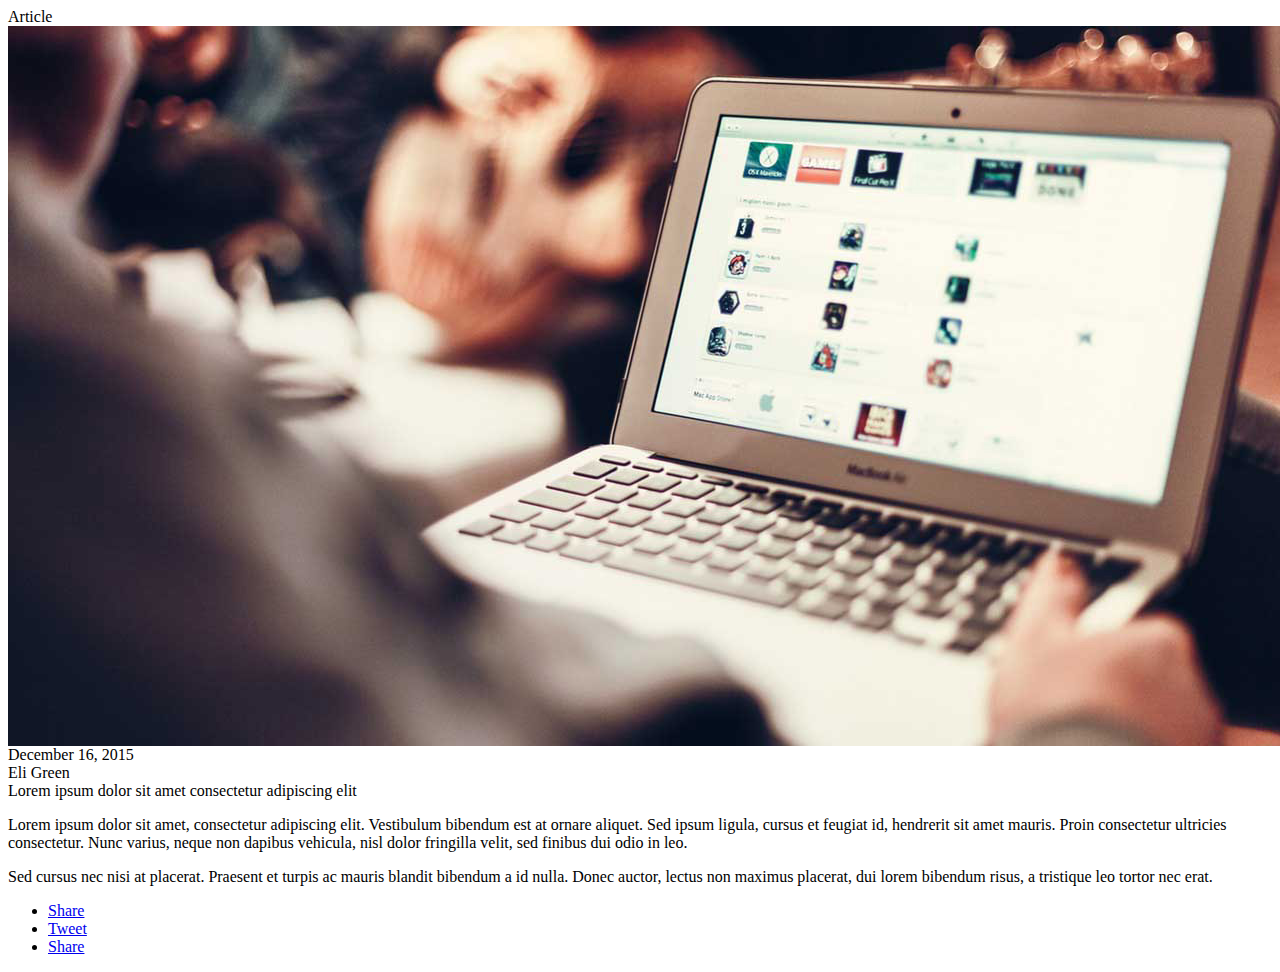
<file: article.html>
<body>
    <div class="views">
        <div class="view view-main">
            <!-- Navbar-->
            <div class="navbar">
                <div class="navbar-inner">
                    <div class="left">
                        <a href="#" class="link back"><span class="lnr lnr-arrow-left"></span></a>
                    </div>
                    <div class="center sliding">Article</div> <!-- Navbar Title-->
                </div>
            </div>
            <!-- End Navbar-->

            <div class="pages">
                <div data-page="article" class="page">
                    <div class="page-content hide-bars-on-scroll">

                        <img class="responsive" src="img/article.jpg" /> <!-- Article Image -->

                        <!-- Article category and time -->
                        <div class="content-block">
                            <div class="item-after home">December 16, 2015</div> <!-- Article Date -->
                            <div class="item-after-author">Eli Green</div> <!-- Article Author -->
                        </div>

                        <!-- Article title -->
                        <div class="content-block">
                            <div class="article-title">Lorem ipsum dolor sit amet consectetur adipiscing elit</div>
                        </div>

                        <!-- Article Paragraph -->
                        <div class="content-block">
                            <p class="article-text">Lorem ipsum dolor sit amet, consectetur adipiscing elit. Vestibulum bibendum est at ornare aliquet. Sed ipsum ligula, cursus et feugiat id, hendrerit sit amet mauris. Proin consectetur ultricies consectetur. Nunc varius, neque non dapibus vehicula, nisl dolor fringilla velit, sed finibus dui odio in leo.</p>
                        </div>

                        <div class="content-block">
                            <p class="article-text">Sed cursus nec nisi at placerat. Praesent et turpis ac mauris blandit bibendum a id nulla. Donec auctor, lectus non maximus placerat, dui lorem bibendum risus, a tristique leo tortor nec erat.</p>
                        </div>

                        <!-- Share buttons -->
                        <div class="content-block">
                            <ul class="share">
                                <li class="share">
                                    <a class="share-facebook popout" href="#">
                                        <i class="share fa fa-facebook"></i><span>Share</span>
                                    </a>
                                </li>
                                <li class="share">
                                    <a class="share-twitter popout" href="#">
                                        <i class="share fa fa-twitter"></i><span>Tweet</span>
                                    </a>
                                </li>
                                <li class="share">
                                    <a class="share-google popout" href="#">
                                        <i class="share fa fa-google-plus"></i><span>Share</span>
                                    </a>
                                </li>
                            </ul>
                        </div>

                    </div>
                </div>
            </div>
        </div>
    </div>
</body>
</file>
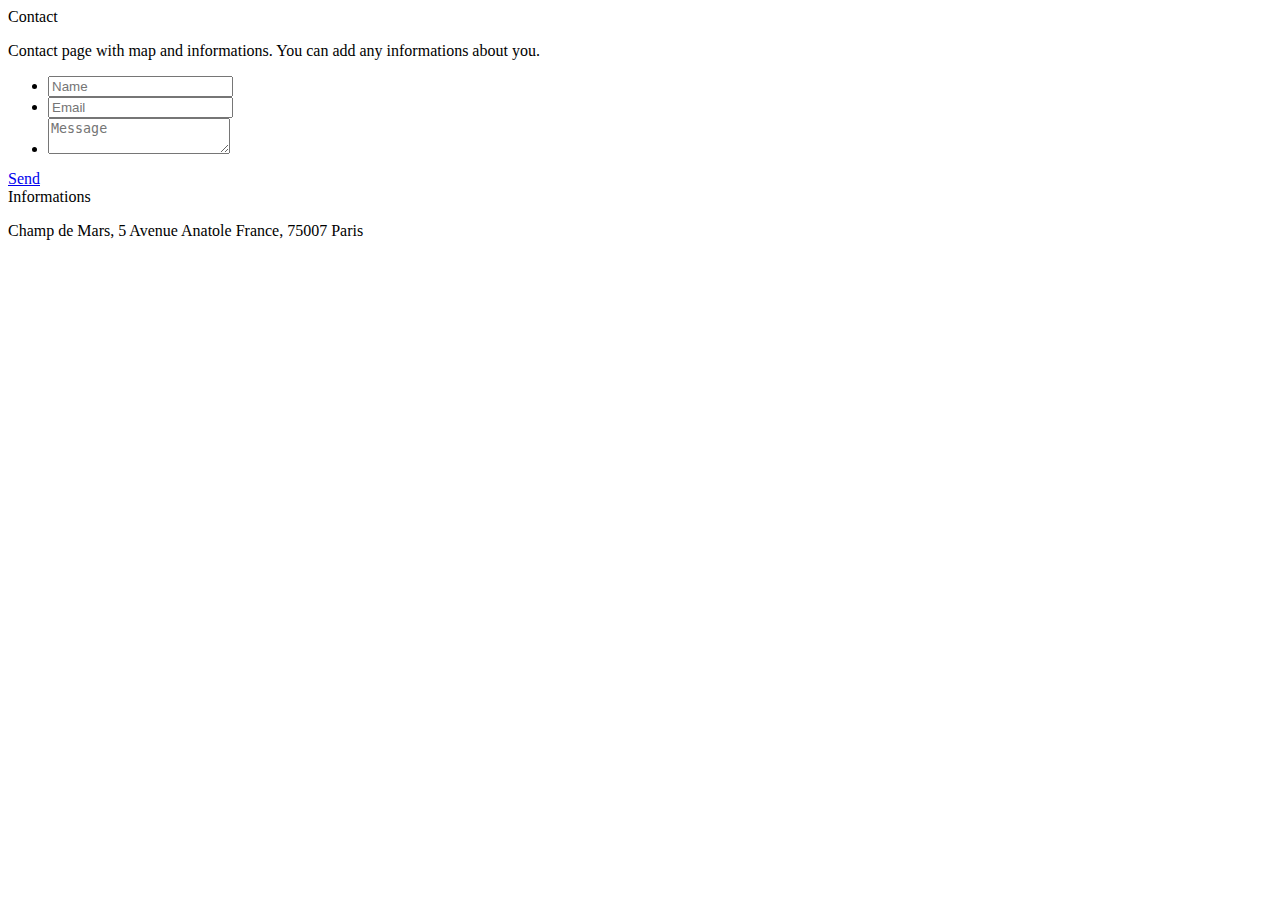
<file: contact.html>
<body>
    <div class="views">
        <div class="view view-main">
            <!-- Navbar-->
            <div class="navbar">
                <div class="navbar-inner">
                    <div class="left">
                        <a href="#" data-panel="left" class="link open-panel" id="toggle"> <span class="lnr lnr-menu"></span></a>
                    </div>
                    <div class="center sliding">Contact</div> <!-- Navbar Title-->
                </div>
            </div>
            <!-- Navbar End-->

            <div class="pages">
                <div data-page="contact" class="page">
                    <div class="page-content">

                        <div class="content-block">
                            <p>Contact page with map and informations. You can add any informations about you.</p>
                        </div>

                        <!-- Form -->
                        <div class="list-block">
                            <ul>
                                <li>
                                    <div class="item-content">
                                        <div class="item-inner">
                                            <div class="item-input">
                                                <input type="text" placeholder="Name"> <!-- Name-->
                                            </div>
                                        </div>
                                    </div>
                                </li>
                                <li>
                                    <div class="item-content">
                                        <div class="item-inner">
                                            <div class="item-input">
                                                <input type="email" placeholder="Email"> <!-- E-mail-->
                                            </div>
                                        </div>
                                    </div>
                                </li>
                                <li class="align-top">
                                    <div class="item-content">
                                        <div class="item-inner">
                                            <div class="item-input">
                                                <textarea placeholder="Message"></textarea> <!-- Message-->
                                            </div>
                                        </div>
                                    </div>
                                </li>
                            </ul>
                        </div>

                        <!-- Send -->
                        <div class="content-block">
                            <a href="index.html" class="button button-big button-fill">Send</a>
                        </div>

                        <!-- Informations -->
                        <div class="content-block-title">Informations</div>
                        <div class="content-block">
                            <p>Champ de Mars, 5 Avenue Anatole France, 75007 Paris</p>
                        </div>

                    </div>
                </div>
            </div>
        </div>
    </div>
</body>
</file>
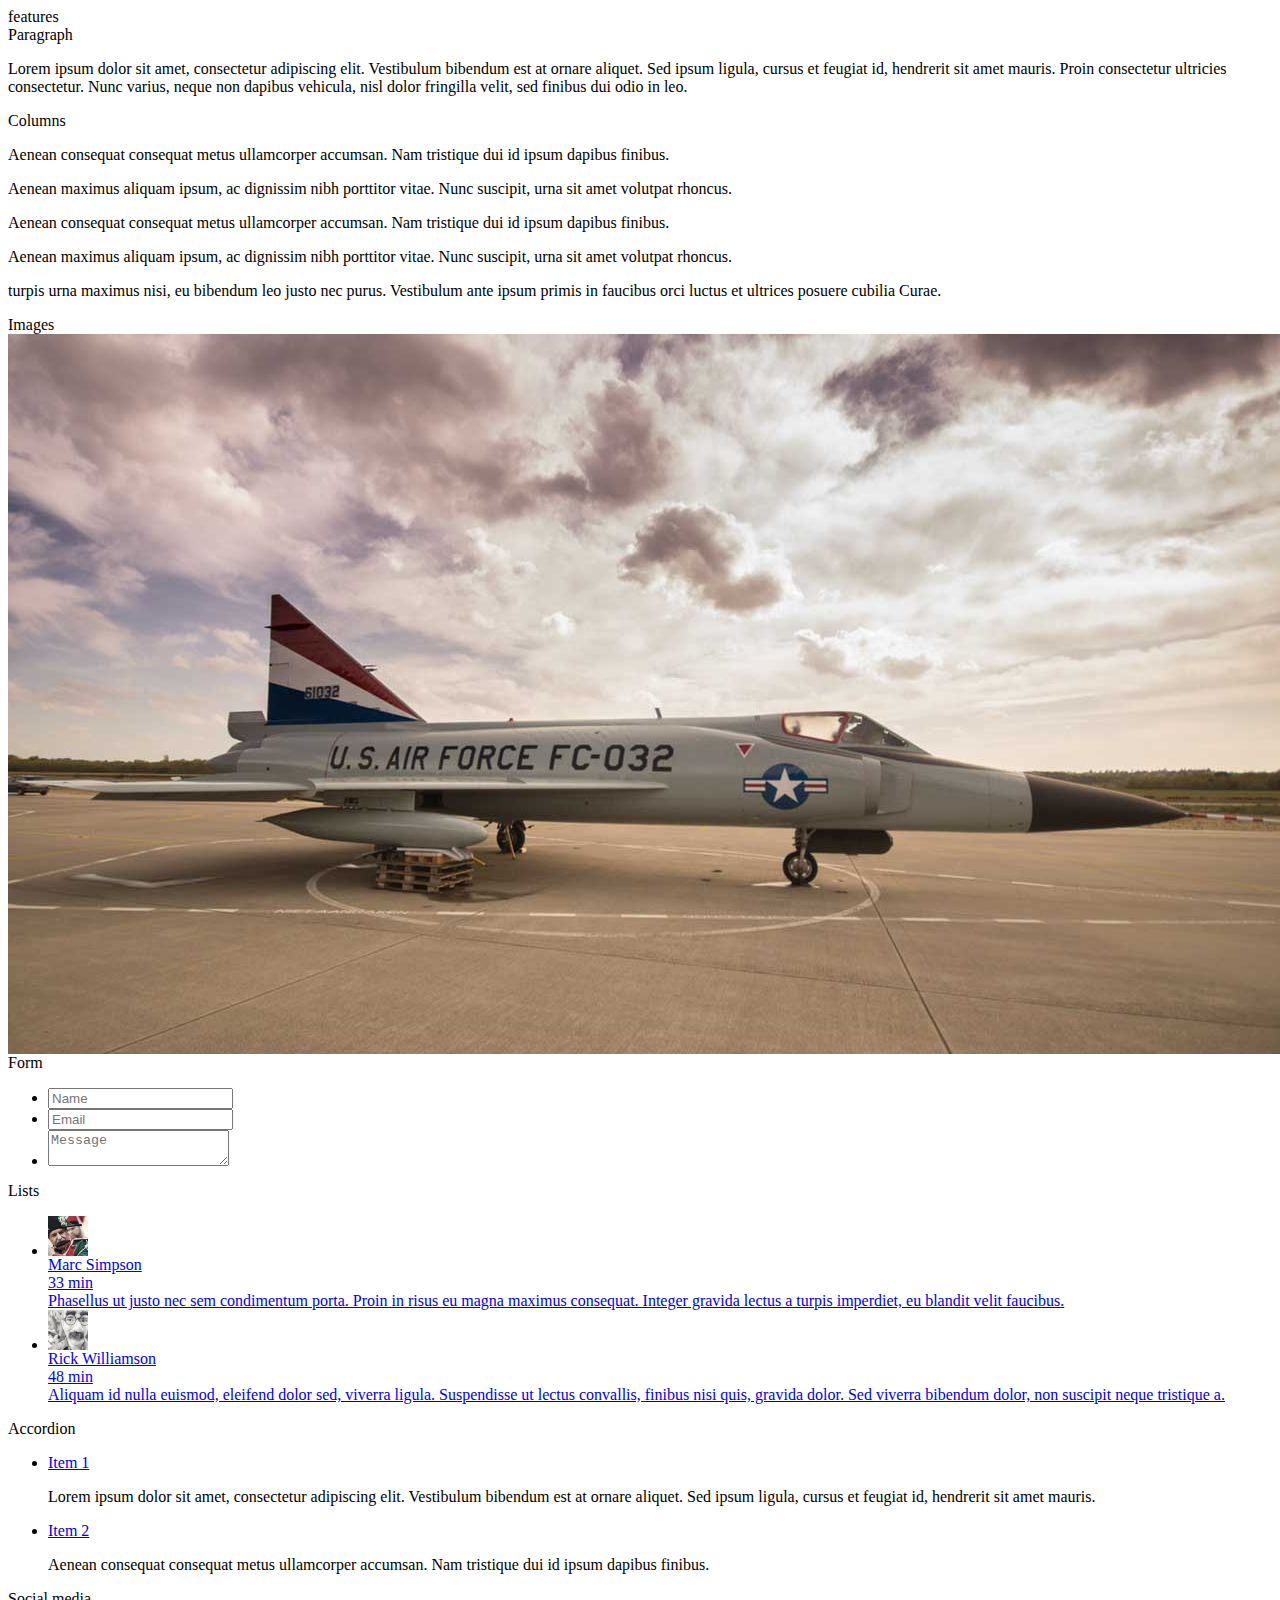
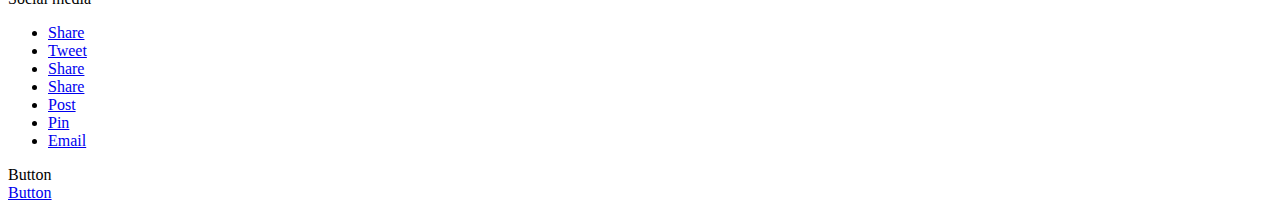
<file: features.html>
<body onload="initialize">
    <div class="views">
        <div class="view view-main">
            <!-- Navbar-->
            <div class="navbar">
                <div class="navbar-inner">
                    <div class="left">
                        <a href="#" data-panel="left" class="link open-panel" id="toggle"> <span class="lnr lnr-menu"></span></a>
                    </div>
                    <div class="center sliding">features</div> <!-- Navbar Title-->
                </div>
            </div>
            <!-- Navbar End-->

            <div class="pages">
                <div data-page="features" class="page">
                    <div class="page-content">

                        <!-- Paragraph -->
                        <div class="content-block-title">Paragraph</div>
                        <div class="content-block">
                            <p class="article-text">Lorem ipsum dolor sit amet, consectetur adipiscing elit. Vestibulum bibendum est at ornare aliquet. Sed ipsum ligula, cursus et feugiat id, hendrerit sit amet mauris. Proin consectetur ultricies consectetur. Nunc varius, neque non dapibus vehicula, nisl dolor fringilla velit, sed finibus dui odio in leo.</p>
                        </div>

                        <!-- Columns -->
                        <div class="content-block-title">Columns</div>
                        <div class="content-block">
                            <!-- 2 Columns-->
                            <div class="row">
                                <div class="col-50 features">
                                    <p class="article-text">Aenean consequat consequat metus ullamcorper accumsan. Nam tristique dui id ipsum dapibus finibus.</p>
                                </div>
                                <div class="col-50 features">
                                    <p class="article-text">Aenean maximus aliquam ipsum, ac dignissim nibh porttitor vitae. Nunc suscipit, urna sit amet volutpat rhoncus.</p>
                                </div>
                            </div>
                            <!-- 3 Columns-->
                            <div class="row">
                                <div class="col-33 features">
                                    <p class="article-text">Aenean consequat consequat metus ullamcorper accumsan. Nam tristique dui id ipsum dapibus finibus.</p>
                                </div>
                                <div class="col-33 features">
                                    <p class="article-text">Aenean maximus aliquam ipsum, ac dignissim nibh porttitor vitae. Nunc suscipit, urna sit amet volutpat rhoncus.</p>
                                </div>
                                <div class="col-33 features">
                                    <p class="article-text">turpis urna maximus nisi, eu bibendum leo justo nec purus. Vestibulum ante ipsum primis in faucibus orci luctus et ultrices posuere cubilia Curae.</p>
                                </div>
                            </div>
                        </div>

                        <!-- Images -->
                        <div class="content-block-title">Images</div>
                        <div class="content-block">
                            <img class="responsive" src="img/article2.jpg" />
                        </div>

                        <!-- Form -->
                        <div class="content-block-title">Form</div>
                        <div class="list-block">
                            <ul>
                                <li>
                                    <div class="item-content">
                                        <div class="item-inner">
                                            <div class="item-input">
                                                <input type="text" placeholder="Name"> <!-- Name-->
                                            </div>
                                        </div>
                                    </div>
                                </li>
                                <li>
                                    <div class="item-content">
                                        <div class="item-inner">
                                            <div class="item-input">
                                                <input type="email" placeholder="Email"> <!-- E-mail-->
                                            </div>
                                        </div>
                                    </div>
                                </li>
                                <li class="align-top">
                                    <div class="item-content">
                                        <div class="item-inner">
                                            <div class="item-input">
                                                <textarea placeholder="Message"></textarea> <!-- Message-->
                                            </div>
                                        </div>
                                    </div>
                                </li>
                            </ul>
                        </div>

                        <!-- Lists -->
                        <div class="content-block-title">Lists</div>
                        <div class="list-block media-list">
                            <ul>
                                <li>
                                    <a href="#" class="item-link item-content">
                                        <div class="item-media"><img class="avatar" src="img/avatar.jpg" width="40"></div> <!-- Avatar-->
                                        <div class="item-inner">
                                            <div class="item-title-row">
                                                <div class="item-title">Marc Simpson</div> <!-- Author-->
                                                <div class="item-after">33 min</div> <!-- Post Date-->
                                            </div>
                                            <div class="item-text">Phasellus ut justo nec sem condimentum porta. Proin in risus eu magna maximus consequat. Integer gravida lectus a turpis imperdiet, eu blandit velit faucibus.</div> <!-- Message-->
                                        </div>
                                    </a>
                                </li>
                                <li>
                                    <a href="#" class="item-link item-content">
                                        <div class="item-media"><img class="avatar" src="img/avatar2.jpg" width="40"></div>
                                        <div class="item-inner">
                                            <div class="item-title-row">
                                                <div class="item-title">Rick Williamson</div>
                                                <div class="item-after">48 min</div>
                                            </div>
                                            <div class="item-text">Aliquam id nulla euismod, eleifend dolor sed, viverra ligula. Suspendisse ut lectus convallis, finibus nisi quis, gravida dolor. Sed viverra bibendum dolor, non suscipit neque tristique a.</div>
                                        </div>
                                    </a>
                                </li>
                            </ul>
                        </div>

                        <!-- Accordion -->
                        <div class="content-block-title">Accordion</div>
                        <div class="list-block accordion-list">
                            <ul>
                                <li class="accordion-item">
                                    <a href="#" class="item-content item-link">
                                        <div class="item-inner">
                                            <div class="item-title">Item 1</div>
                                        </div>
                                    </a>
                                    <div class="accordion-item-content">
                                        <div class="content-block">
                                            <p>Lorem ipsum dolor sit amet, consectetur adipiscing elit. Vestibulum bibendum est at ornare aliquet. Sed ipsum ligula, cursus et feugiat id, hendrerit sit amet mauris.</p>
                                        </div>
                                    </div>
                                </li>
                                <li class="accordion-item">
                                    <a href="#" class="item-content item-link">
                                        <div class="item-inner">
                                            <div class="item-title">Item 2</div>
                                        </div>
                                    </a>
                                    <div class="accordion-item-content">
                                        <div class="content-block">
                                            <p>Aenean consequat consequat metus ullamcorper accumsan. Nam tristique dui id ipsum dapibus finibus.</p>
                                        </div>
                                    </div>
                                </li>
                            </ul>
                        </div>

                        <!-- Share -->
                        <div class="content-block-title">Social media <a href="#" data-popup=".popup-share" class="link open-popup"><span class="lnr lnr-exit-up"></span></a></div>
                        <div class="content-block">
                            <ul class="share">
                                <li class="share">
                                    <a class="share-facebook popout" href="#">
                                        <i class="share fa fa-facebook"></i><span>Share</span>
                                    </a>
                                </li>
                                <li class="share">
                                    <a class="share-twitter popout" href="#">
                                        <i class="share fa fa-twitter"></i><span>Tweet</span>
                                    </a>
                                </li>
                                <li class="share">
                                    <a class="share-google popout" href="#">
                                        <i class="share fa fa-google-plus"></i><span>Share</span>
                                    </a>
                                </li>
                                <li class="share">
                                    <a class="share-linkedin popout" href="#">
                                        <i class="fa fa-linkedin"></i><span>Share</span>
                                    </a>
                                </li>
                                <li class="share">
                                    <a class="share-tumblr popout" href="#">
                                        <i class="fa fa-tumblr"></i><span>Post</span>
                                    </a>
                                </li>
                                <li class="share">
                                    <a class="share-pinterest popout" href="#">
                                        <i class="fa fa-pinterest-p"></i><span>Pin</span>
                                    </a>
                                </li>
                                <li class="share">
                                    <a class="share-email" href="#">
                                        <i class="fa fa-envelope"></i><span>Email</span>
                                    </a>
                                </li>
                            </ul>
                        </div>

                        <!-- Button -->
                        <div class="content-block-title">Button</div>
                        <a href="#" class="button button-big button-fill">Button</a>

                    </div>
                </div>
            </div>
        </div>
    </div>
</body>
</file>
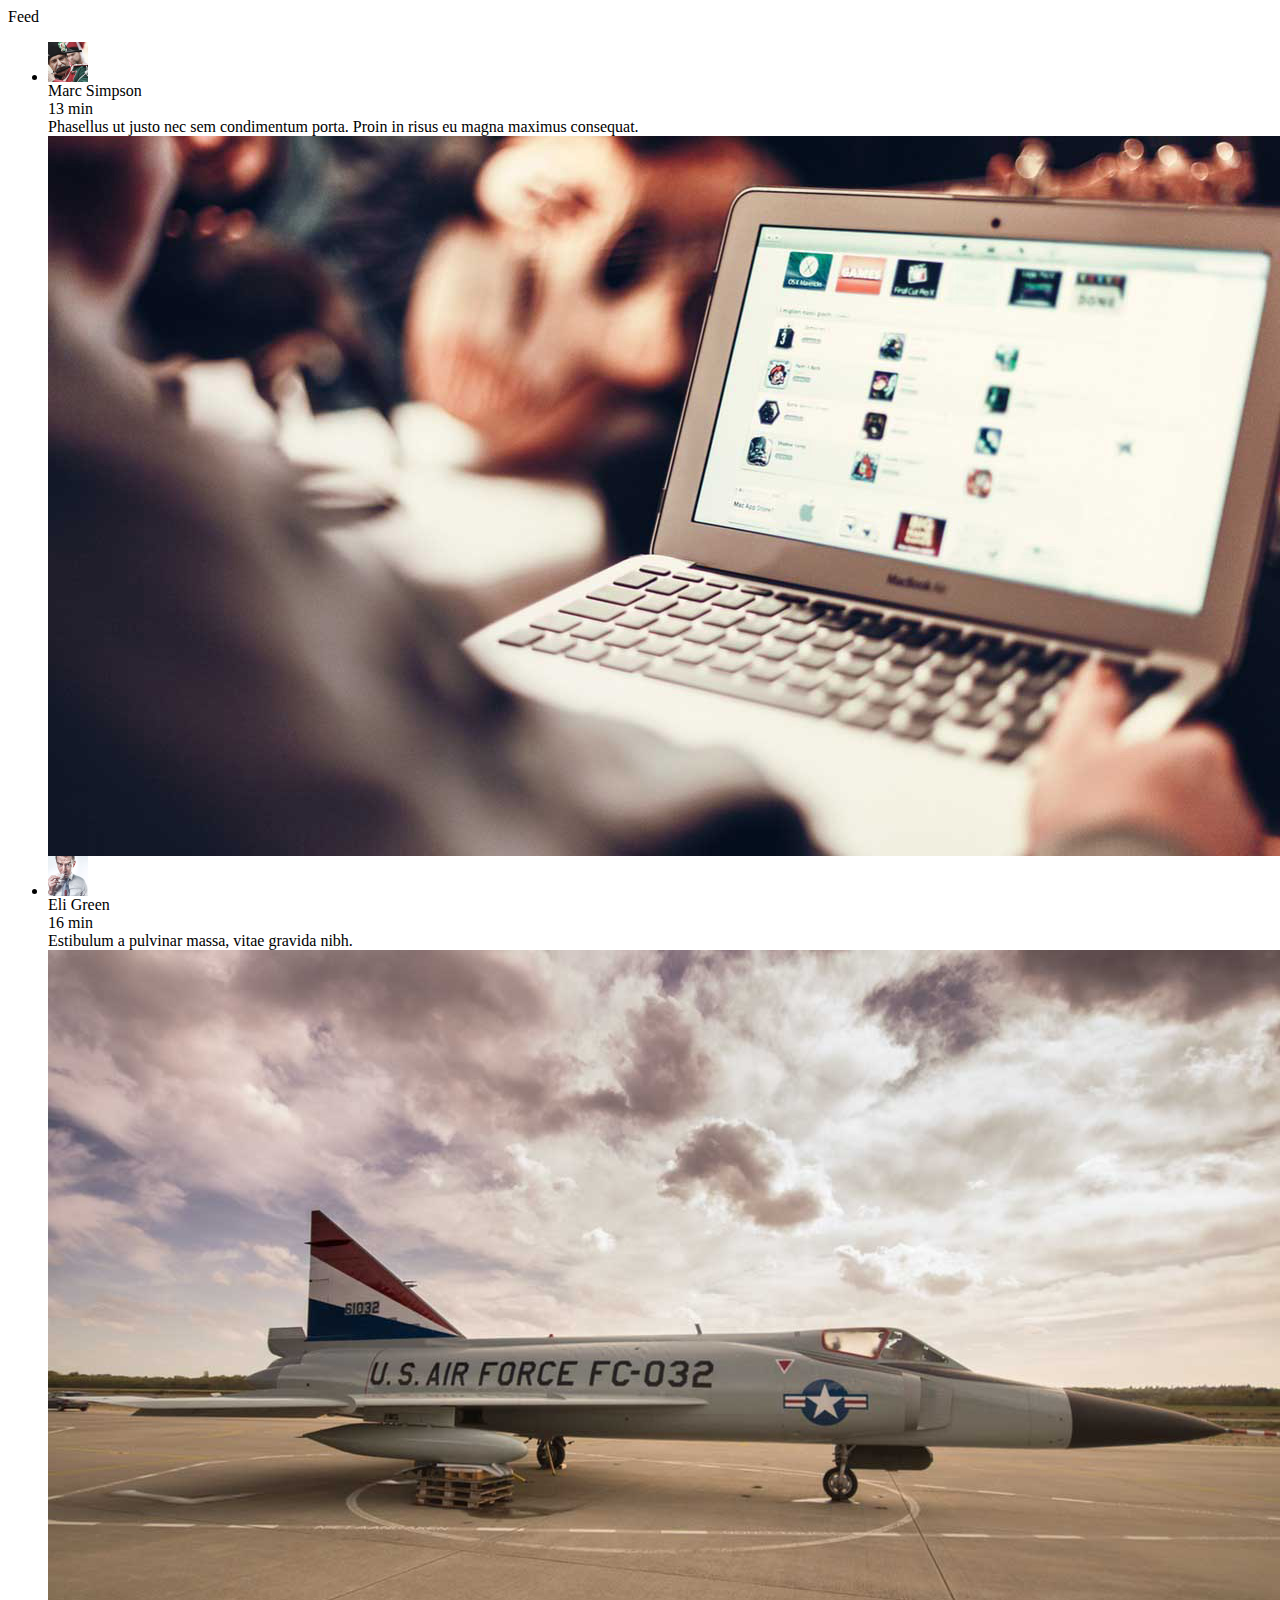
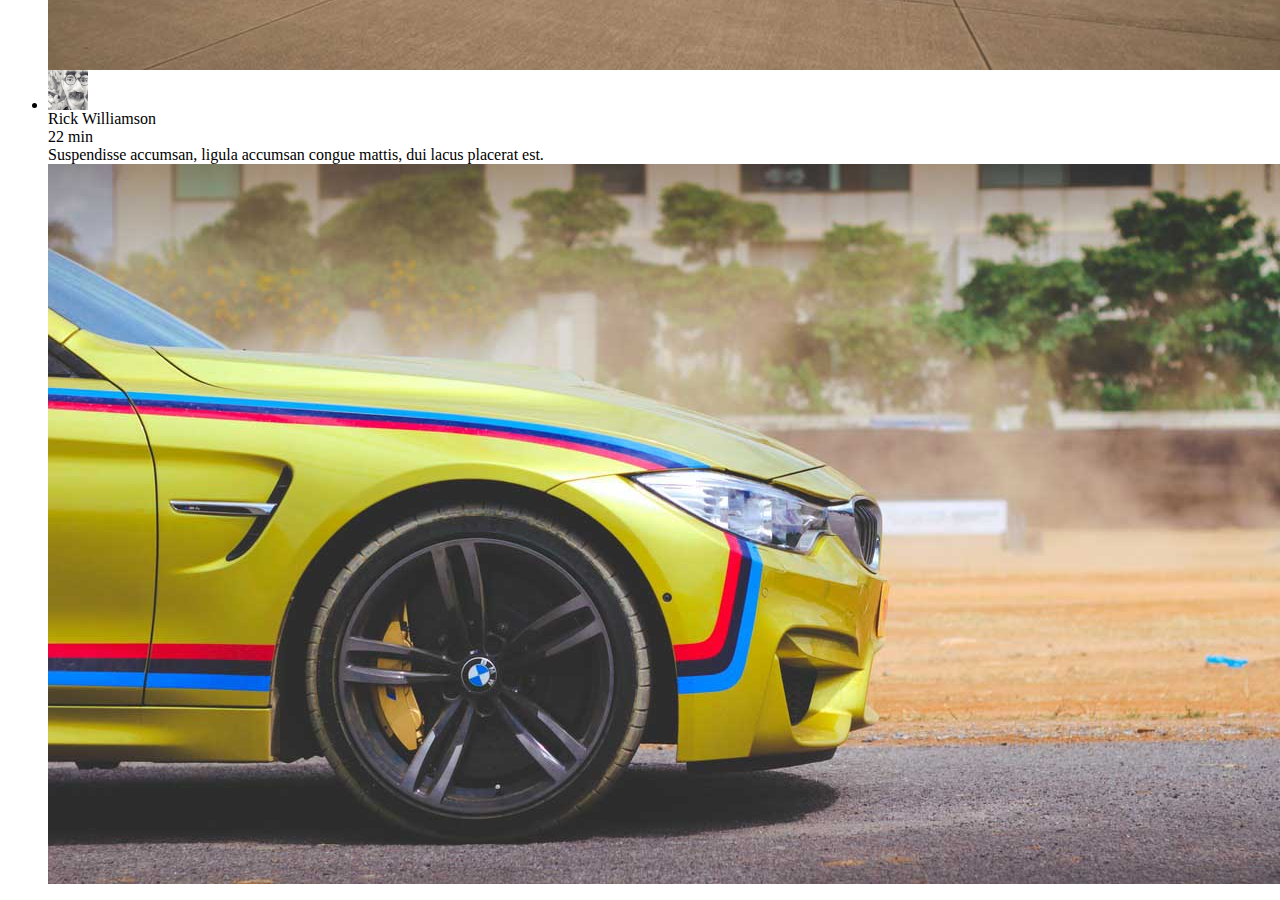
<file: feed.html>
<body>
    <div class="views">
        <div class="view view-main">
            <!-- Navbar-->
            <div class="navbar">
                <div class="navbar-inner">
                    <div class="left">
                        <a href="#" data-panel="left" class="link open-panel" id="toggle"> <span class="lnr lnr-menu"></span></a>
                    </div>
                    <div class="center sliding">Feed</div> <!-- Navbar Title-->
                </div>
            </div>
            <!-- Navbar End-->
            
            <div class="pages">
                <div data-page="feed" class="page">
                    <div class="page-content">

                        <div class="list-block media-list">
                            <ul>

                                <!-- Feed 1-->
                                <div class="feed">
                                    <li class="feed">
                                        <div class="item-link item-content">
                                            <div class="item-media"><img class="avatar" src="img/avatar.jpg" width="40"></div> <!-- Avatar -->
                                            <div class="item-inner feed">
                                                <div class="item-title-row">
                                                    <div class="item-title">Marc Simpson</div> <!-- Author-->
                                                    <div class="item-after">13 min</div> <!-- Date Post-->
                                                </div>
                                                <div class="item-text">Phasellus ut justo nec sem condimentum porta. Proin in risus eu magna maximus consequat.</div> <!-- Message-->
                                            </div>
                                        </div>
                                    </li>
                                    <img class="responsive" src="img/article.jpg" width="1280" height="720" /> <!-- Image-->
                                </div>

                                <!-- Feed 2-->
                                <div class="feed">
                                    <li class="feed">
                                        <div class="item-link item-content">
                                            <div class="item-media"><img class="avatar" src="img/avatar3.jpg" width="40"></div>
                                            <div class="item-inner feed">
                                                <div class="item-title-row">
                                                    <div class="item-title">Eli Green</div>
                                                    <div class="item-after">16 min</div>
                                                </div>
                                                <div class="item-text">Estibulum a pulvinar massa, vitae gravida nibh.</div>
                                            </div>
                                        </div>
                                    </li>
                                    <img class="responsive" src="img/article2.jpg" width="1280" height="720" />
                                </div>

                                <!-- Feed 3-->
                                <div class="feed">
                                    <li class="feed">
                                        <div class="item-link item-content">
                                            <div class="item-media"><img class="avatar" src="img/avatar2.jpg" width="40"></div>
                                            <div class="item-inner feed">
                                                <div class="item-title-row">
                                                    <div class="item-title">Rick Williamson</div>
                                                    <div class="item-after">22 min</div>
                                                </div>
                                                <div class="item-text">Suspendisse accumsan, ligula accumsan congue mattis, dui lacus placerat est.</div>
                                            </div>
                                        </div>
                                    </li>
                                    <img class="responsive" src="img/article3.jpg" width="1280" height="720" />
                                </div>

                            </ul>
                        </div>

                    </div>
                </div>
            </div>
        </div>
    </div>
</body>
</file>
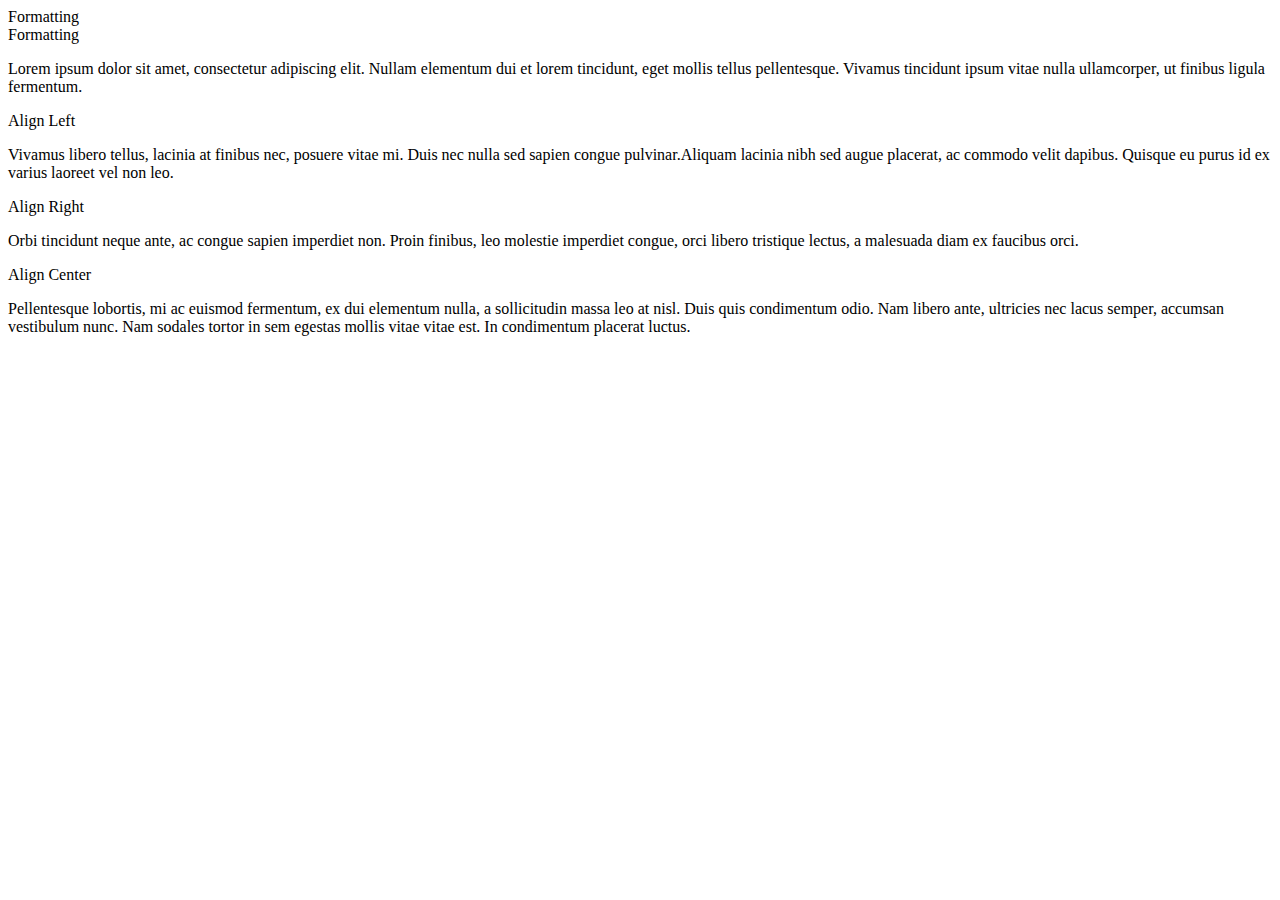
<file: formatting.html>
<body>
    <div class="views">
        <div class="view view-main">
            <div class="navbar">
                <div class="navbar-inner">
                    <div class="left">
                        <a href="#" data-panel="left" class="link open-panel" id="toggle"> <span class="lnr lnr-menu"></span></a>
                    </div>
                    <div class="center sliding">Formatting</div>
                </div>
            </div>

            <div class="pages">
                <div data-page="formatting" class="page">
                    <div class="page-content">

                        <!-- Formatting -->
                        <div class="content-block-title">Formatting</div>
                        <div class="content-block">
                            <p>Lorem ipsum dolor sit amet, consectetur adipiscing elit. Nullam elementum dui et lorem tincidunt, eget mollis tellus pellentesque. Vivamus tincidunt ipsum vitae nulla ullamcorper, ut finibus ligula fermentum.</p>
                        </div>

                        <!-- Align Left -->
                        <div class="content-block-title">Align Left</div>
                        <div class="content-block">
                            <p class="left">Vivamus libero tellus, lacinia at finibus nec, posuere vitae mi. Duis nec nulla sed sapien congue pulvinar.Aliquam lacinia nibh sed augue placerat, ac commodo velit dapibus. Quisque eu purus id ex varius laoreet vel non leo.</p>
                        </div>

                        <!-- Align right -->
                        <div class="content-block-title">Align Right</div>
                        <div class="content-block">
                            <p class="right">Orbi tincidunt neque ante, ac congue sapien imperdiet non. Proin finibus, leo molestie imperdiet congue, orci libero tristique lectus, a malesuada diam ex faucibus orci.</p>
                        </div>

                        <!-- Align Center -->
                        <div class="content-block-title">Align Center</div>
                        <div class="content-block">
                            <p class="center">Pellentesque lobortis, mi ac euismod fermentum, ex dui elementum nulla, a sollicitudin massa leo at nisl. Duis quis condimentum odio. Nam libero ante, ultricies nec lacus semper, accumsan vestibulum nunc. Nam sodales tortor in sem egestas mollis vitae vitae est. In condimentum placerat luctus.</p>
                        </div>

                    </div>
                </div>
            </div>
        </div>
    </div>
</body>
</file>
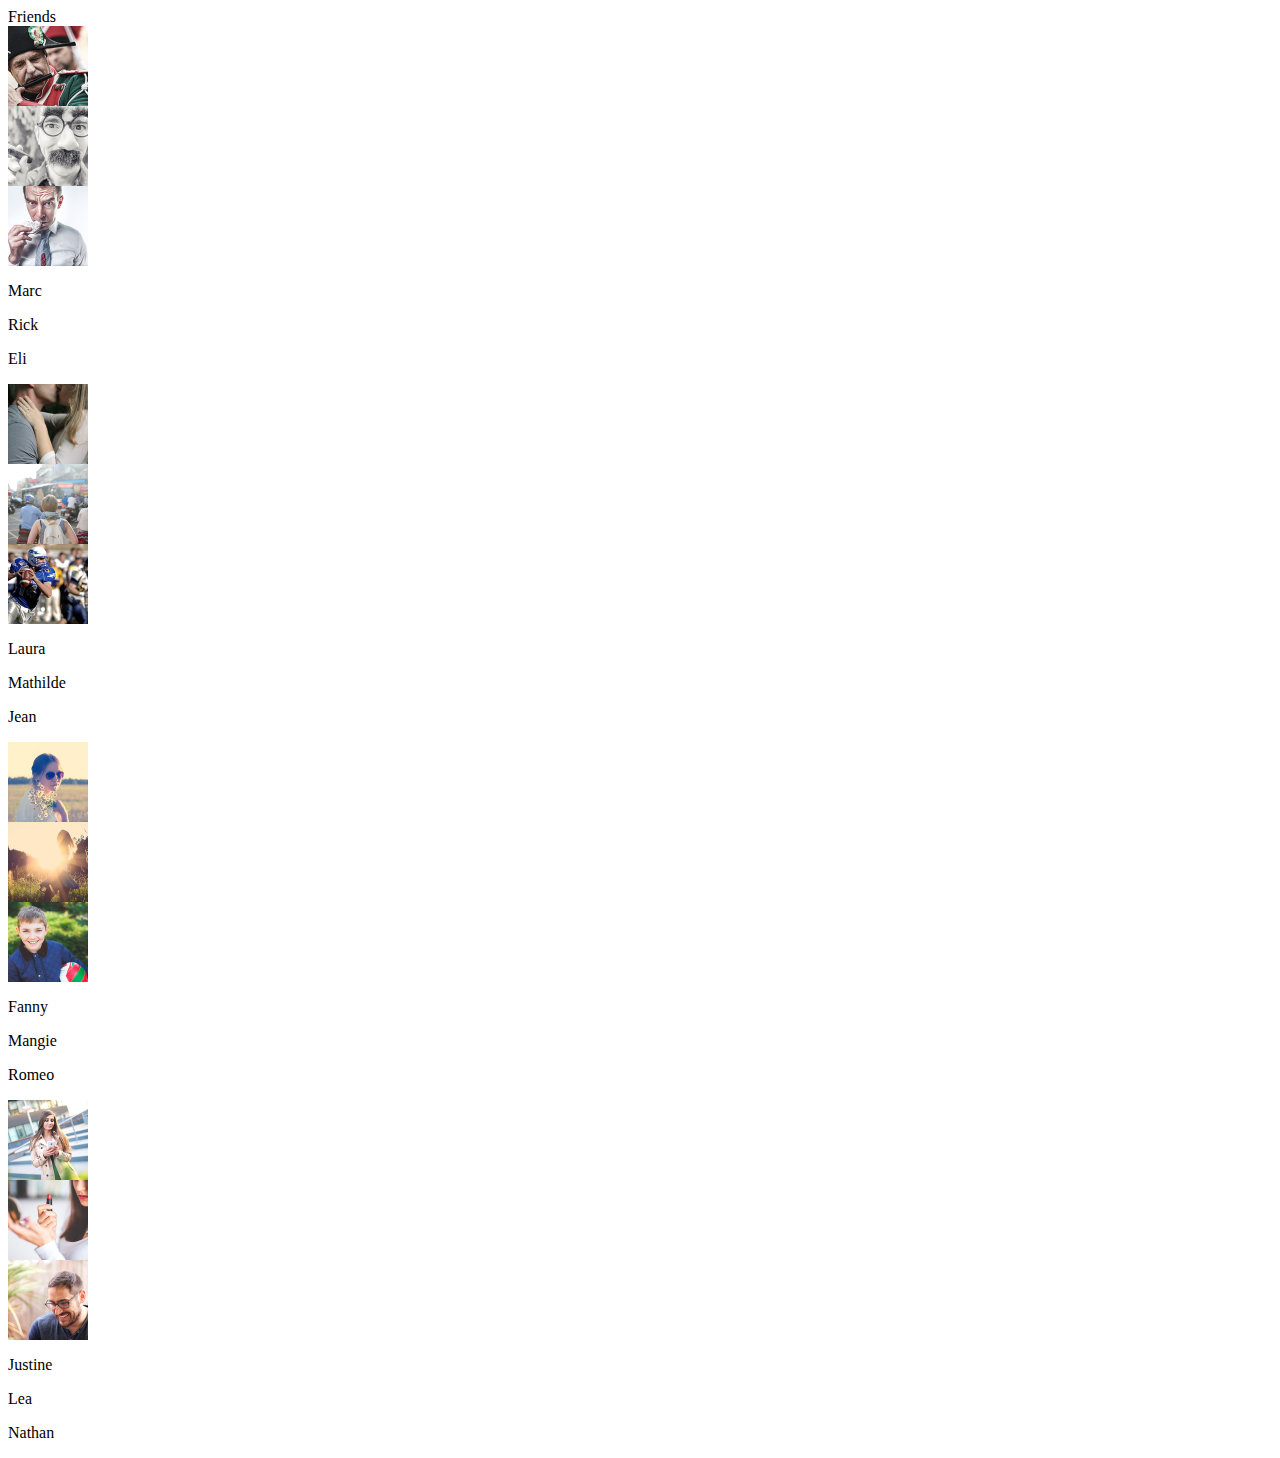
<file: friends.html>
<body>
    <div class="views">
        <div class="view view-main">
            <!-- Navbar-->
            <div class="navbar">
                <div class="navbar-inner">
                    <div class="left">
                        <a href="#" data-panel="left" class="link open-panel" id="toggle"> <span class="lnr lnr-menu"></span></a>
                    </div>
                    <div class="center sliding">Friends</div> <!-- Navbar Title-->
                </div>
            </div>
            <!-- Navbar End-->

            <div class="pages">
                <div data-page="friends" class="page">
                    <div class="page-content">

                        <div class="content-block">

                            <!-- Friends Avatar-->
                            <div class="row">
                                <div class="col-33">
                                    <img class="avatar" src="img/avatar.jpg" width="80"> <!-- Avatar-->
                                </div>
                                <div class="col-33">
                                    <img class="avatar" src="img/avatar2.jpg" width="80"> <!-- Avatar-->
                                </div>
                                <div class="col-33">
                                    <img class="avatar" src="img/avatar3.jpg" width="80"> <!-- Avatar-->
                                </div>
                            </div>
                            <!-- Friends Name-->
                            <div class="row name">
                                <div class="col-33">
                                    <p>Marc</p> <!-- Namer-->
                                </div>
                                <div class="col-33"> <!-- Name-->
                                    <p>Rick</p>
                                </div>
                                <div class="col-33"> <!-- Name-->
                                    <p>Eli</p>
                                </div>
                            </div>

                            <!-- Friends Avatar-->
                            <div class="row">
                                <div class="col-33">
                                    <img class="avatar" src="img/avatar4.jpg" width="80">
                                </div>
                                <div class="col-33">
                                    <img class="avatar" src="img/avatar5.jpg" width="80">
                                </div>
                                <div class="col-33">
                                    <img class="avatar" src="img/avatar6.jpg" width="80">
                                </div>
                            </div>
                            <!-- Friends Name-->
                            <div class="row name">
                                <div class="col-33">
                                    <p>Laura</p>
                                </div>
                                <div class="col-33">
                                    <p>Mathilde</p>
                                </div>
                                <div class="col-33">
                                    <p>Jean</p>
                                </div>
                            </div>

                            <!-- Friends Avatar-->
                            <div class="row">
                                <div class="col-33">
                                    <img class="avatar" src="img/avatar7.jpg" width="80">
                                </div>
                                <div class="col-33">
                                    <img class="avatar" src="img/avatar8.jpeg" width="80">
                                </div>
                                <div class="col-33">
                                    <img class="avatar" src="img/avatar9.jpg" width="80">
                                </div>
                            </div>
                            <!-- Friends Name-->
                            <div class="row name">
                                <div class="col-33">
                                    <p>Fanny</p>
                                </div>
                                <div class="col-33">
                                    <p>Mangie</p>
                                </div>
                                <div class="col-33">
                                    <p>Romeo</p>
                                </div>
                            </div>

                            <!-- Friends Avatar-->
                            <div class="row">
                                <div class="col-33">
                                    <img class="avatar" src="img/avatar10.jpg" width="80">
                                </div>
                                <div class="col-33">
                                    <img class="avatar" src="img/avatar11.jpg" width="80">
                                </div>
                                <div class="col-33">
                                    <img class="avatar" src="img/avatar12.jpg" width="80">
                                </div>
                            </div>
                            <!-- Friends Name-->
                            <div class="row name">
                                <div class="col-33">
                                    <p>Justine</p>
                                </div>
                                <div class="col-33">
                                    <p>Lea</p>
                                </div>
                                <div class="col-33">
                                    <p>Nathan</p>
                                </div>
                            </div>
                        </div>

                    </div>
                </div>
            </div>
        </div>
    </div>
</body>
</file>
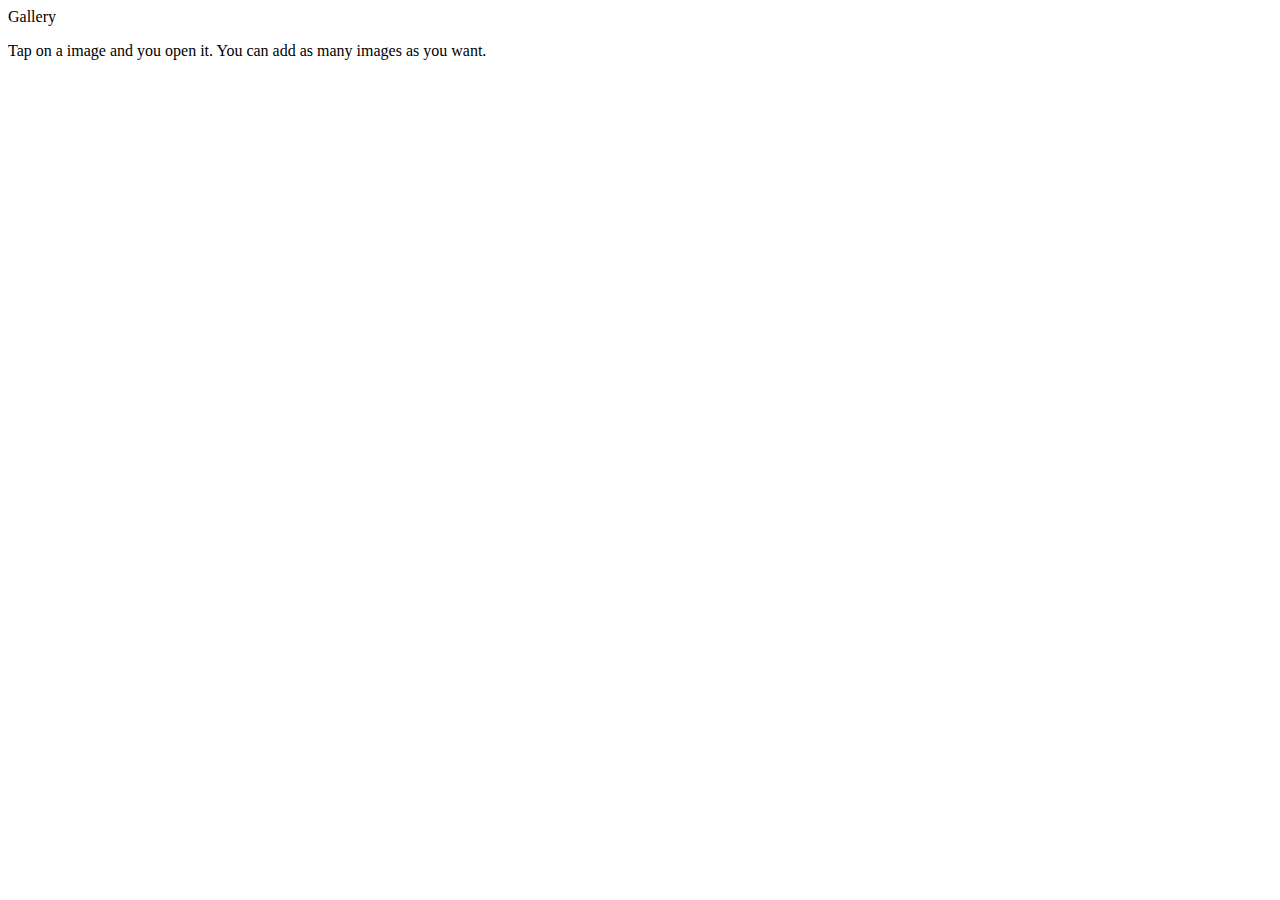
<file: gallery3.html>
<body>
    <div class="views">
        <div class="view view-main">
            <!-- Navbar-->
            <div class="navbar">
                <div class="navbar-inner">
                    <div class="left">
                        <a href="#" data-panel="left" class="link open-panel" id="toggle"> <span class="lnr lnr-menu"></span></a>
                    </div>
                    <div class="center sliding">Gallery</div> <!-- Navbar Title-->
                </div>
            </div>
            <!-- Navbar End-->

            <div class="pages">
                <div data-page="gallery" class="page">
                    <div class="page-content">

                        <!-- Gallery 1 column -->
                        <div class="content-block">
                            <p>Tap on a image and you open it. You can add as many images as you want.</p>
                        </div>

                        <div class="content-block">
                            <img class="pb-standalone-dark responsive lazy lazy-fadein" data-src="img/portfolio.jpg" /> <!-- Image-->
                            <img class="pb-standalone-dark responsive lazy lazy-fadein" data-src="img/portfolio2.jpg" /> <!-- Image-->
                            <img class="pb-standalone-dark responsive lazy lazy-fadein" data-src="img/portfolio3.jpg" /> <!-- Image-->
                            <img class="pb-standalone-dark responsive lazy lazy-fadein" data-src="img/portfolio4.jpg" /> <!-- Image-->
                            <img class="pb-standalone-dark responsive lazy lazy-fadein" data-src="img/portfolio5.jpg" /> <!-- Image-->
                            <img class="pb-standalone-dark responsive lazy lazy-fadein" data-src="img/portfolio6.jpg" /> <!-- Image-->
                        </div>

                    </div>
                </div>
            </div>
        </div>
    </div>
</body>
</file>
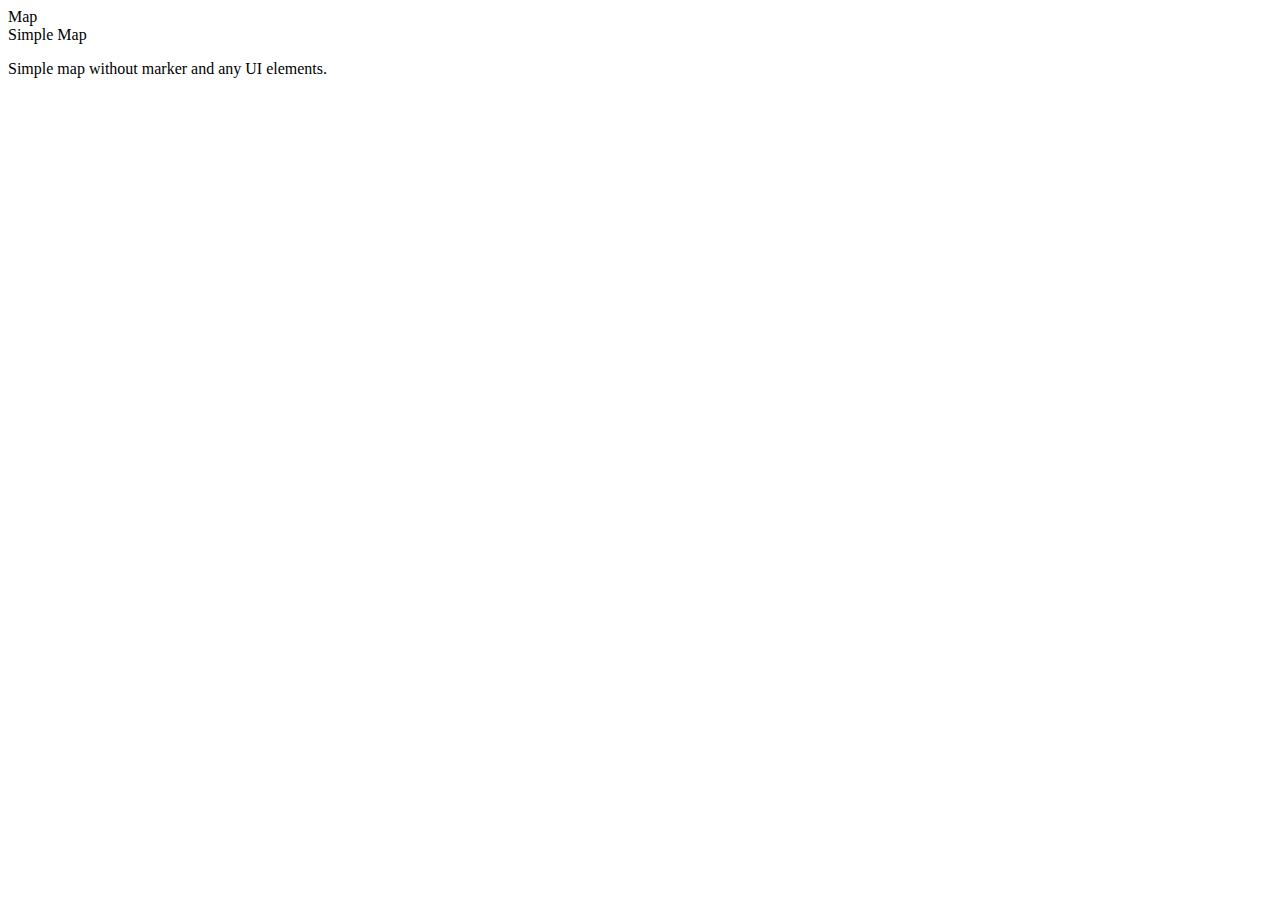
<file: map.html>
<body>
    <div class="views">
        <div class="view view-main">
            <!-- Navbar-->
            <div class="navbar">
                <div class="navbar-inner">
                    <div class="left">
                        <a href="#" data-panel="left" class="link open-panel" id="toggle"> <span class="lnr lnr-menu"></span></a>
                    </div>
                    <div class="center sliding">Map</div> <!-- Navbar Title-->
                </div>
            </div>
            <!-- Navbar End-->

            <div class="pages">
                <div data-page="map" class="page">
                    <div class="page-content">

                        <!-- Simple Map -->
                        <div class="content-block-title">Simple Map</div>
                        <div class="content-block">
                            <p>Simple map without marker and any UI elements.</p>
                        </div>
                        <div id="map-canvas"></div>

                        <div class="content-block-title"></div>

                    </div>
                </div>
            </div>
        </div>
    </div>
</body>
</file>
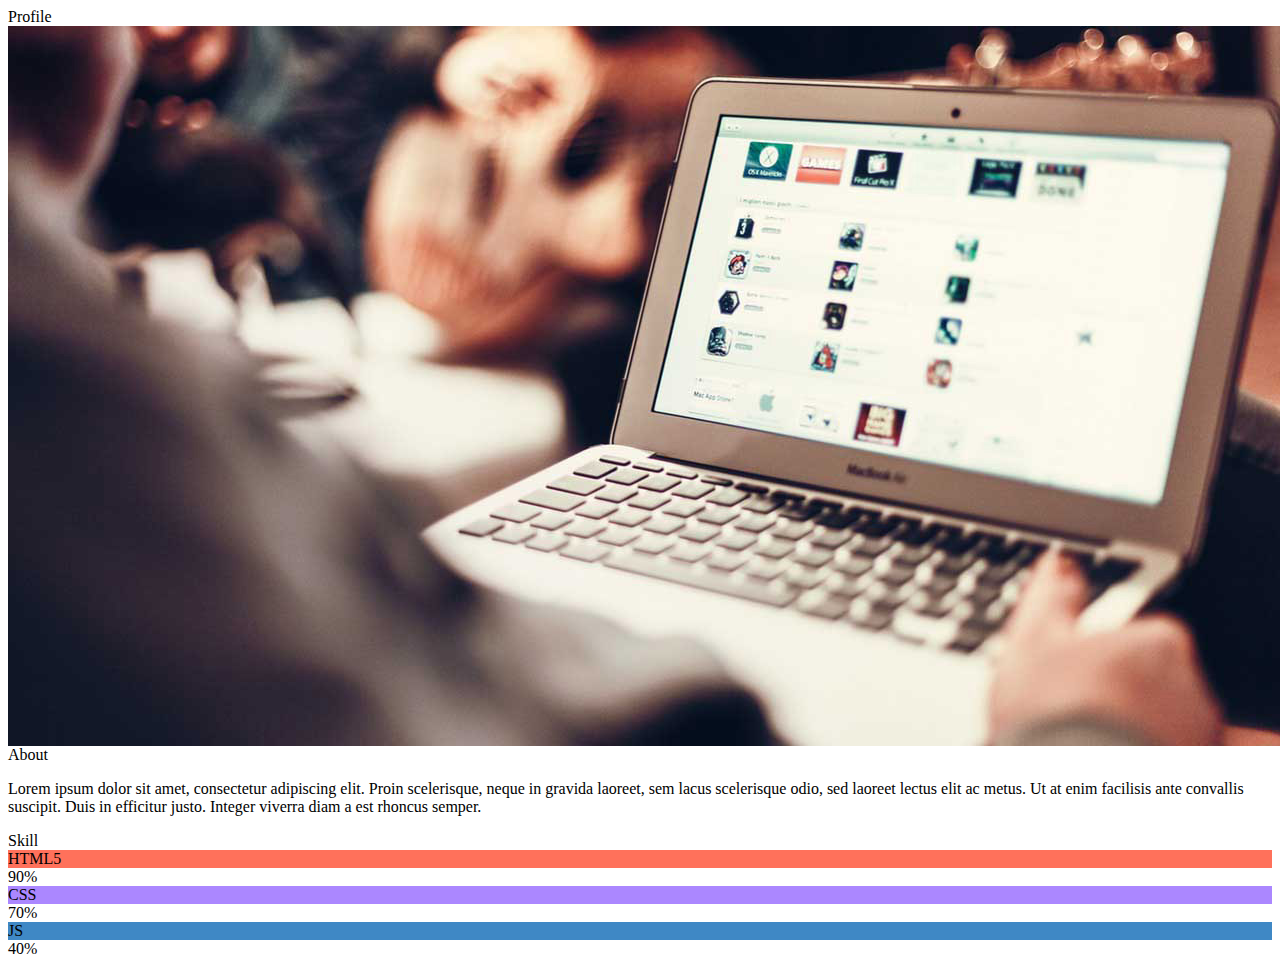
<file: profile.html>
<body>
    <div class="views">
        <div class="view view-main">
            <!-- Navbar-->
            <div class="navbar">
                <div class="navbar-inner">
                    <div class="left">
                        <a href="#" data-panel="left" class="link open-panel" id="toggle"> <span class="lnr lnr-menu"></span></a>
                    </div>
                    <div class="center sliding">Profile</div> <!-- Navbar Title-->
                </div>
            </div>
            <!-- Navbar End-->

            <div class="pages">
                <div data-page="profile" class="page">
                    <div class="page-content">

                        <img class="responsive" src="img/article.jpg" width="1280" height="720" /> <!-- Imager Cover-->

                        <!-- About -->
                        <div class="content-block-title">About</div>
                        <div class="content-block">
                            <p>Lorem ipsum dolor sit amet, consectetur adipiscing elit. Proin scelerisque, neque in gravida laoreet, sem lacus scelerisque odio, sed laoreet lectus elit ac metus. Ut at enim facilisis ante convallis suscipit. Duis in efficitur justo. Integer viverra diam a est rhoncus semper.</p>
                        </div>

                        <!-- Skill -->
                        <div class="content-block-title">Skill</div>
                        <div class="content-block">

                            <!-- HTML 5 -->
                            <div class="skillbar clearfix " data-percent="90%">
                                <div class="skillbar-title" style="background: #FF715B;"><span>HTML5</span></div>
                                <div class="skillbar-bar" style="background: #FF715B;"></div>
                                <div class="skill-bar-percent">90%</div>
                            </div>

                            <!-- CSS -->
                            <div class="skillbar clearfix " data-percent="70%">
                                <div class="skillbar-title" style="background: #AB87FF;"><span>CSS</span></div>
                                <div class="skillbar-bar" style="background: #AB87FF;"></div>
                                <div class="skill-bar-percent">70%</div>
                            </div>

                            <!-- JS -->
                            <div class="skillbar clearfix " data-percent="40%">
                                <div class="skillbar-title" style="background: #3F88C5;"><span>JS</span></div>
                                <div class="skillbar-bar" style="background: #3F88C5;"></div>
                                <div class="skill-bar-percent">40%</div>
                            </div>

                        </div>

                    </div>
                </div>
            </div>
        </div>
    </div>
</body>
</file>
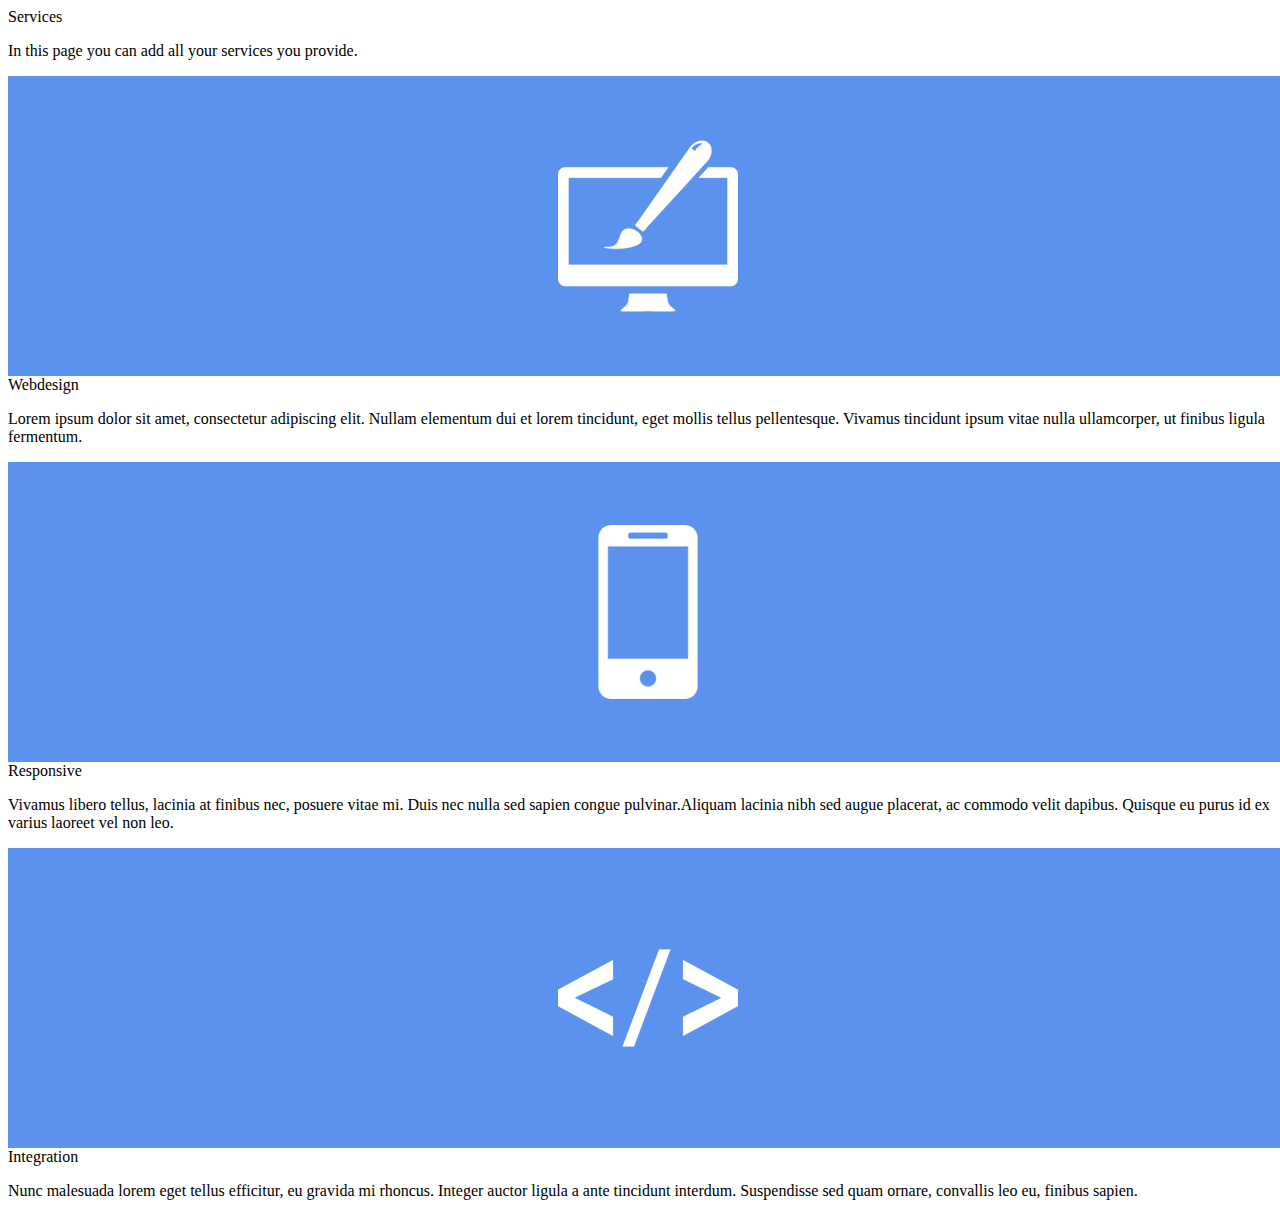
<file: services.html>
<body>
    <div class="views">
        <div class="view view-main">
            <!-- Navbar-->
            <div class="navbar">
                <div class="navbar-inner">
                    <div class="left">
                        <a href="#" data-panel="left" class="link open-panel" id="toggle"> <span class="lnr lnr-menu"></span></a>
                    </div>
                    <div class="center sliding">Services</div> <!-- Navbar Title-->
                </div>
            </div>
            <!-- Navbar End-->

            <div class="pages">
                <div data-page="services" class="page">
                    <div class="page-content">

                        <div class="content-block">
                            <p>In this page you can add all your services you provide.</p>
                        </div>

                        <!-- Webdesign -->
                        <img class="responsive" src="img/webdesign.jpg" />
                        <div class="content-block-title">Webdesign</div> <!-- Service name-->
                        <div class="content-block">
                            <p>Lorem ipsum dolor sit amet, consectetur adipiscing elit. Nullam elementum dui et lorem tincidunt, eget mollis tellus pellentesque. Vivamus tincidunt ipsum vitae nulla ullamcorper, ut finibus ligula fermentum.</p> <!-- Service Description-->
                        </div>

                        <!-- Responsive -->
                        <img class="responsive" src="img/responsive.jpg" />
                        <div class="content-block-title">Responsive</div>
                        <div class="content-block">
                            <p>Vivamus libero tellus, lacinia at finibus nec, posuere vitae mi. Duis nec nulla sed sapien congue pulvinar.Aliquam lacinia nibh sed augue placerat, ac commodo velit dapibus. Quisque eu purus id ex varius laoreet vel non leo.</p>
                        </div>

                        <!-- Integration -->
                        <img class="responsive" src="img/integration.jpg" />
                        <div class="content-block-title">Integration</div>
                        <div class="content-block">
                            <p>Nunc malesuada lorem eget tellus efficitur, eu gravida mi rhoncus. Integer auctor ligula a ante tincidunt interdum. Suspendisse sed quam ornare, convallis leo eu, finibus sapien.</p>
                        </div>

                    </div>
                </div>
            </div>
        </div>
    </div>
</body>
</file>
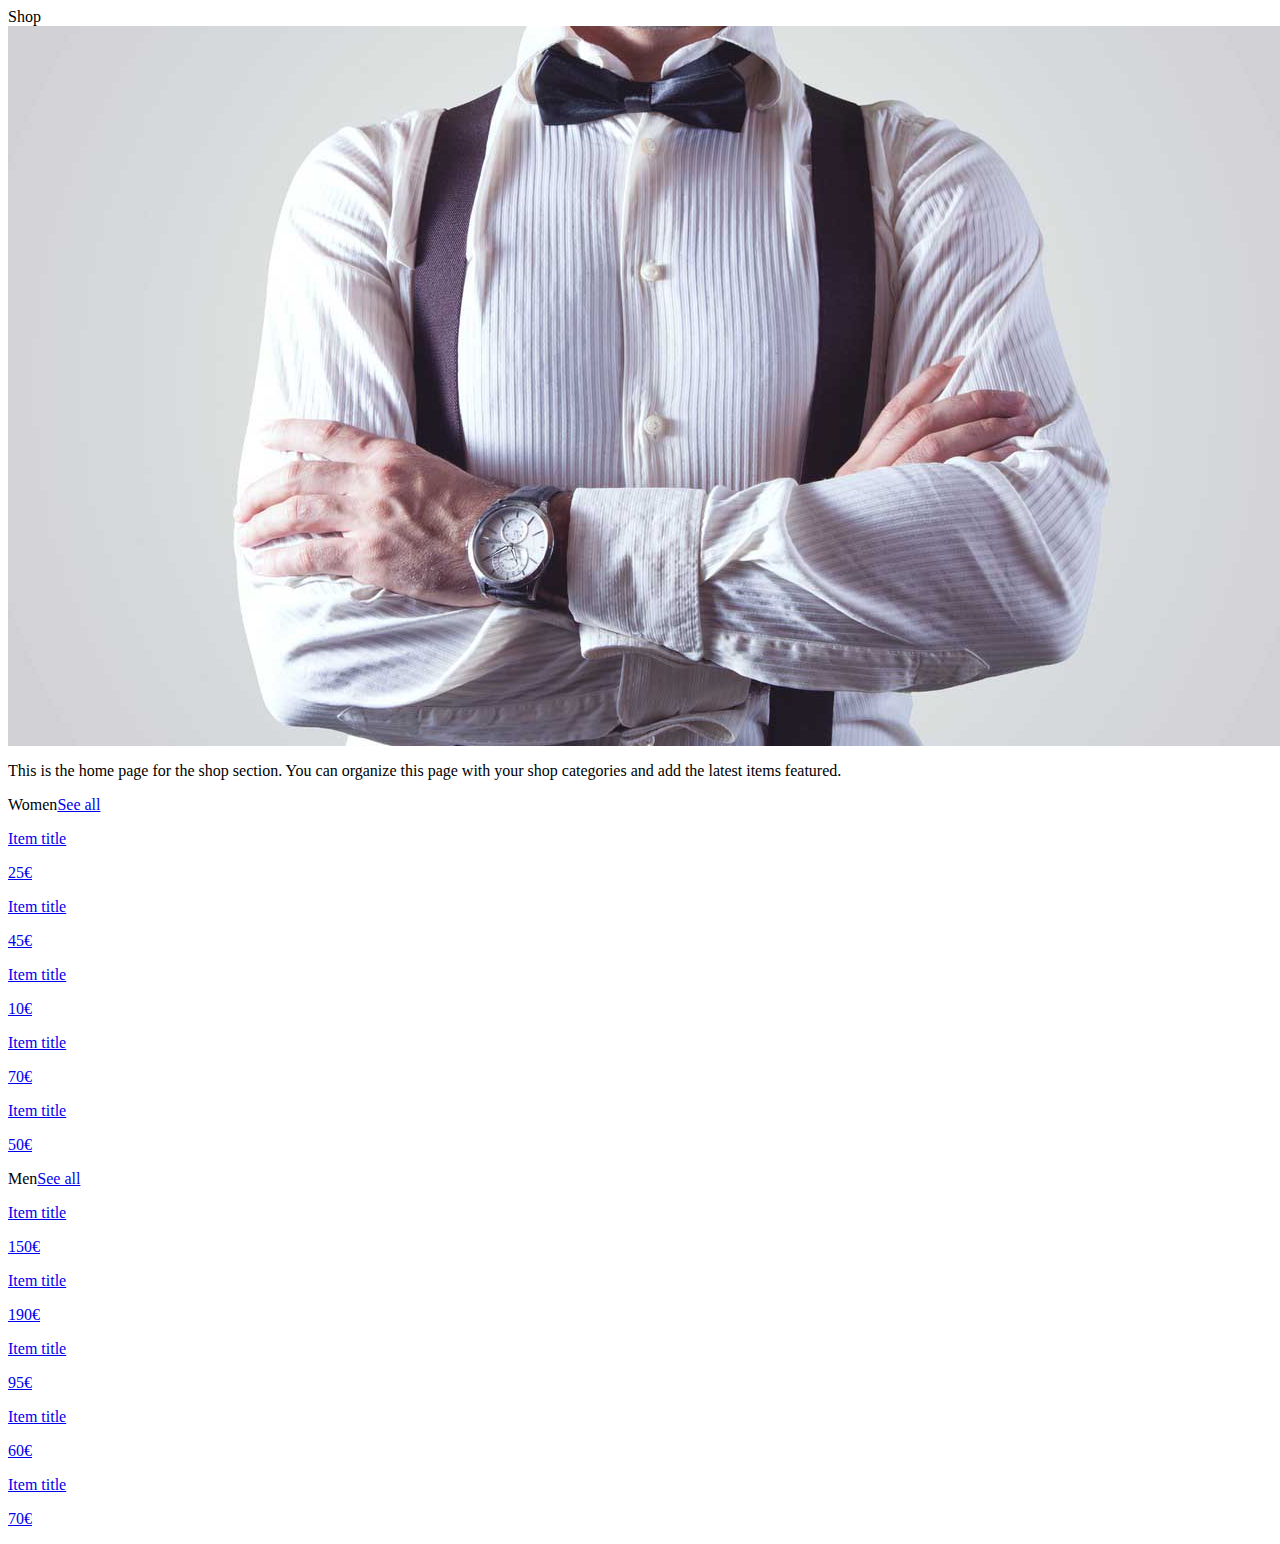
<file: shop.html>
<body>
    <div class="views">
        <div class="view view-main">
            <!-- Navbar-->
            <div class="navbar">
                <div class="navbar-inner">
                    <div class="left">
                        <a href="#" data-panel="left" class="link open-panel" id="toggle"> <span class="lnr lnr-menu"></span></a>
                    </div>
                    <div class="center sliding">Shop</div>
                    <!-- Navbar Title-->
                    <div class="right">
                        <a href="#" class="link"> <span class="lnr lnr-cart"></span></a>
                    </div>
                </div>
            </div>
            <!-- Navabr End-->

            <div class="pages">
                <div data-page="shop" class="page">
                    <div class="page-content">

                        <!-- Image -->
                        <img class="responsive" src="img/men.jpg" width="1280" height="720" />

                        <div class="content-block">
                            <p>This is the home page for the shop section. You can organize this page with your shop categories and add the latest items featured.</p>
                        </div>

                        <!-- Category Woman -->
                        <div class="content-block-title">Women<a class="shop" href="#">See all</a></div>
                        <div class="content-block">
                            <div class="swiper-container swiper-4">
                                <div class="swiper-wrapper">
                                    <div class="swiper-slide">
                                        <a href="#">
                                            <div class="card demo-card-header-pic">
                                                <div style="background-image:url(img/woman.jpg)" class="card-header color-white no-border"></div>
                                                <!-- Item Image-->
                                                <div class="card-content"></div>
                                                <div class="card-footer">
                                                    <p class="shop-title">Item title</p>
                                                    <!-- Item Title-->
                                                    <p class="shop-price">25€</p>
                                                    <!-- Item Price-->
                                                </div>
                                                <div class="card-footer">
                                                    <div class="item-after"><i class="fa review fa-star"></i><i class="fa review fa-star"></i><i class="fa star fa-star-o"></i><i class="fa star fa-star-o"></i><i class="fa star fa-star-o"></i></div>
                                                    <!-- Item Stars-->
                                                </div>
                                            </div>
                                        </a>
                                    </div>
                                    <div class="swiper-slide">
                                        <a href="#">
                                            <div class="card demo-card-header-pic">
                                                <div style="background-image:url(img/woman2.jpg)" valign="bottom" class="card-header color-white no-border"></div>
                                                <div class="card-content"></div>
                                                <div class="card-footer">
                                                    <p class="shop-title">Item title</p>
                                                    <p class="shop-price">45€</p>
                                                </div>
                                                <div class="card-footer">
                                                    <div class="item-after"><i class="fa review fa-star"></i><i class="fa review fa-star"></i><i class="fa review fa-star"></i><i class="fa review fa-star"></i><i class="fa star fa-star-o"></i></div>
                                                </div>
                                            </div>
                                        </a>
                                    </div>
                                    <div class="swiper-slide">
                                        <a href="#">
                                            <div class="card demo-card-header-pic">
                                                <div style="background-image:url(img/woman3.jpg)" valign="bottom" class="card-header color-white no-border"></div>
                                                <div class="card-content"></div>
                                                <div class="card-footer">
                                                    <p class="shop-title">Item title</p>
                                                    <p class="shop-price">10€</p>
                                                </div>
                                                <div class="card-footer">
                                                    <div class="item-after"><i class="fa review fa-star"></i><i class="fa star fa-star-o"></i><i class="fa star fa-star-o"></i><i class="fa star fa-star-o"></i><i class="fa star fa-star-o"></i></div>
                                                </div>
                                            </div>
                                        </a>
                                    </div>
                                    <div class="swiper-slide">
                                        <a href="#">
                                            <div class="card demo-card-header-pic">
                                                <div style="background-image:url(img/woman4.jpg)" valign="bottom" class="card-header color-white no-border"></div>
                                                <div class="card-content"></div>
                                                <div class="card-footer">
                                                    <p class="shop-title">Item title</p>
                                                    <p class="shop-price">70€</p>
                                                </div>
                                                <div class="card-footer">
                                                    <div class="item-after"><i class="fa review fa-star"></i><i class="fa review fa-star"></i><i class="fa review fa-star"></i><i class="fa star fa-star-o"></i><i class="fa star fa-star-o"></i></div>
                                                </div>
                                            </div>
                                        </a>
                                    </div>
                                    <div class="swiper-slide">
                                        <a href="#">
                                            <div class="card demo-card-header-pic">
                                                <div style="background-image:url(img/woman5.jpg)" valign="bottom" class="card-header color-white no-border"></div>
                                                <div class="card-content"></div>
                                                <div class="card-footer">
                                                    <p class="shop-title">Item title</p>
                                                    <p class="shop-price">50€</p>
                                                </div>
                                                <div class="card-footer">
                                                    <div class="item-after"> <i class="fa review fa-star"></i><i class="fa review fa-star"></i><i class="fa review fa-star"></i><i class="fa review fa-star"></i><i class="fa review fa-star"></i></div>
                                                </div>
                                            </div>
                                        </a>
                                    </div>
                                </div>
                            </div>
                        </div>

                        <!-- Category Men -->
                        <div class="content-block-title">Men<a class="shop" href="#">See all</a></div>
                        <div class="content-block">
                            <div class="swiper-container swiper-5">
                                <div class="swiper-wrapper">
                                    <div class="swiper-slide">
                                        <a href="#">
                                            <div class="card demo-card-header-pic">
                                                <div style="background-image:url(img/men.jpg)" class="card-header color-white no-border"></div>
                                                <div class="card-content"></div>
                                                <div class="card-footer">
                                                    <p class="shop-title">Item title</p>
                                                    <p class="shop-price">150€</p>
                                                </div>
                                                <div class="card-footer">
                                                    <div class="item-after"><i class="fa review fa-star"></i><i class="fa review fa-star"></i><i class="fa review fa-star"></i><i class="fa star fa-star-o"></i><i class="fa star fa-star-o"></i></div>
                                                </div>
                                            </div>
                                        </a>
                                    </div>
                                    <div class="swiper-slide">
                                        <a href="#">
                                            <div class="card demo-card-header-pic">
                                                <div style="background-image:url(img/men2.jpg)" valign="bottom" class="card-header color-white no-border"></div>
                                                <div class="card-content"></div>
                                                <div class="card-footer">
                                                    <p class="shop-title">Item title</p>
                                                    <p class="shop-price">190€</p>
                                                </div>
                                                <div class="card-footer">
                                                    <div class="item-after"> <i class="fa review fa-star"></i><i class="fa review fa-star"></i><i class="fa review fa-star"></i><i class="fa review fa-star"></i><i class="fa review fa-star"></i></div>
                                                </div>
                                            </div>
                                        </a>
                                    </div>
                                    <div class="swiper-slide">
                                        <a href="#">
                                            <div class="card demo-card-header-pic">
                                                <div style="background-image:url(img/men3.jpg)" valign="bottom" class="card-header color-white no-border"></div>
                                                <div class="card-content"></div>
                                                <div class="card-footer">
                                                    <p class="shop-title">Item title</p>
                                                    <p class="shop-price">95€</p>
                                                </div>
                                                <div class="card-footer">
                                                    <div class="item-after"><i class="fa review fa-star"></i><i class="fa star fa-star-o"></i><i class="fa star fa-star-o"></i><i class="fa star fa-star-o"></i><i class="fa star fa-star-o"></i></div>
                                                </div>
                                            </div>
                                        </a>
                                    </div>
                                    <div class="swiper-slide">
                                        <a href="#">
                                            <div class="card demo-card-header-pic">
                                                <div style="background-image:url(img/men4.jpeg)" valign="bottom" class="card-header color-white no-border"></div>
                                                <div class="card-content"></div>
                                                <div class="card-footer">
                                                    <p class="shop-title">Item title</p>
                                                    <p class="shop-price">60€</p>
                                                </div>
                                                <div class="card-footer">
                                                    <div class="item-after"><i class="fa review fa-star"></i><i class="fa review fa-star"></i><i class="fa star fa-star-o"></i><i class="fa star fa-star-o"></i><i class="fa star fa-star-o"></i></div>
                                                </div>
                                            </div>
                                        </a>
                                    </div>
                                    <div class="swiper-slide">
                                        <a href="#">
                                            <div class="card demo-card-header-pic">
                                                <div style="background-image:url(img/men5.jpg)" valign="bottom" class="card-header color-white no-border"></div>
                                                <div class="card-content"></div>
                                                <div class="card-footer">
                                                    <p class="shop-title">Item title</p>
                                                    <p class="shop-price">70€</p>
                                                </div>
                                                <div class="card-footer">
                                                    <div class="item-after"><i class="fa review fa-star"></i><i class="fa review fa-star"></i><i class="fa review fa-star"></i><i class="fa review fa-star"></i><i class="fa star fa-star-o"></i></div>
                                                </div>
                                            </div>
                                        </a>
                                    </div>
                                </div>
                            </div>
                        </div>

                    </div>
                </div>
            </div>
        </div>
    </div>
</body>
</file>
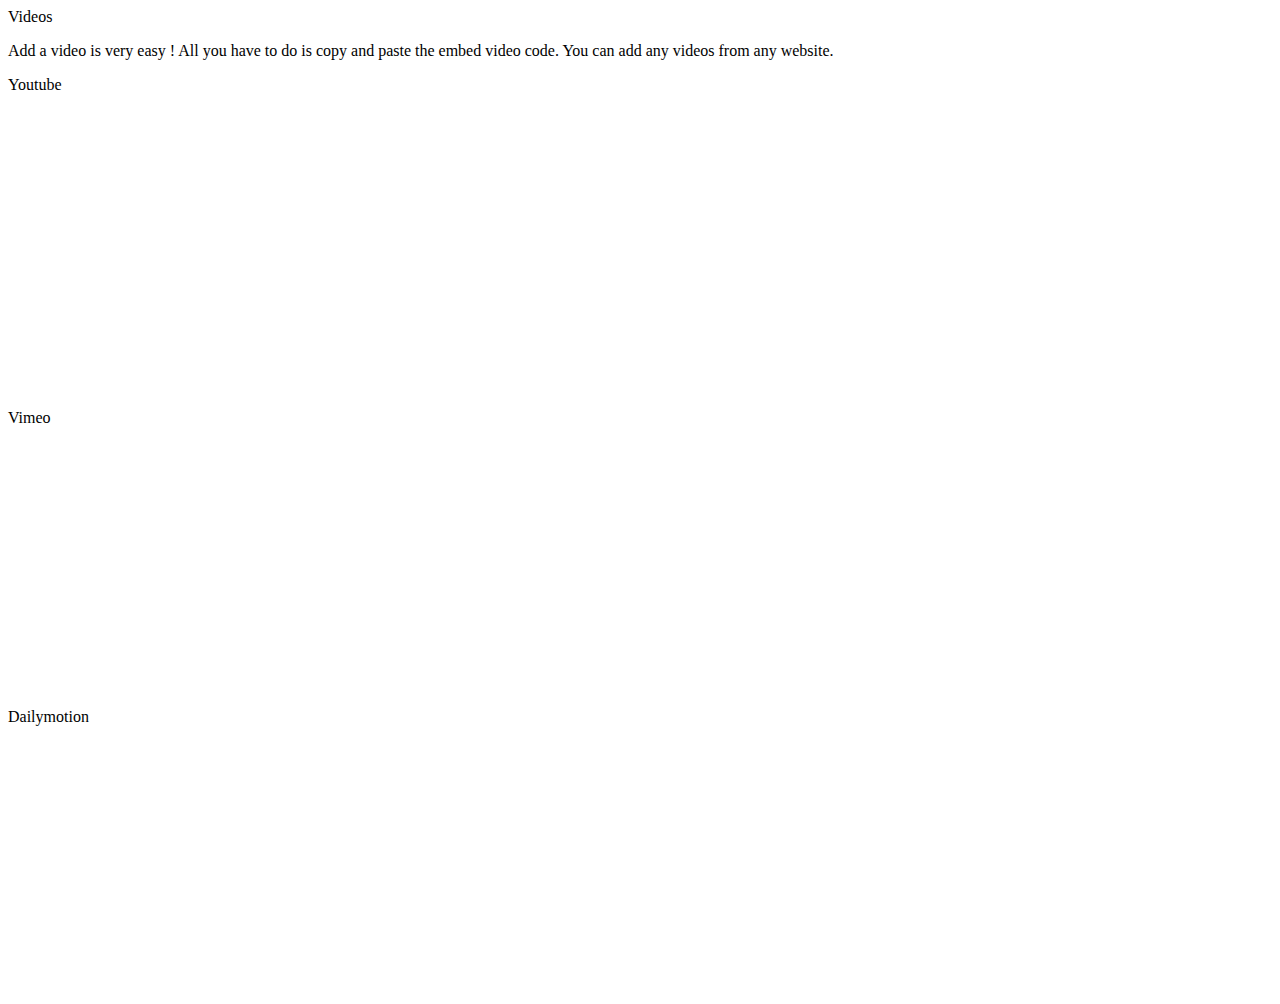
<file: videos.html>
<body>
    <div class="views">
        <div class="view view-main">
            <!-- Navbar-->
            <div class="navbar">
                <div class="navbar-inner">
                    <div class="left">
                        <a href="#" data-panel="left" class="link open-panel" id="toggle"> <span class="lnr lnr-menu"></span></a>
                    </div>
                    <div class="center sliding">Videos</div> <!-- Navbar Title-->
                </div>
            </div>
            <!-- Navbar End-->

            <div class="pages">
                <div data-page="videos" class="page">
                    <div class="page-content">

                        <div class="content-block">
                            <p>Add a video is very easy ! All you have to do is copy and paste the embed video code. You can add any videos from any website.</p>
                        </div>

                        <!-- Youtube -->
                        <div class="content-block-title">Youtube</div>
                        <div class="content-block">
                            <iframe width="560" height="315" src="https://www.youtube.com/embed/zjVSewbKllk" frameborder="0" allowfullscreen></iframe> <!-- Add youtube iframe here-->
                        </div>

                        <!-- Vimeo -->
                        <div class="content-block-title">Vimeo</div>
                        <div class="content-block">
                            <iframe src="https://player.vimeo.com/video/137741568" width="500" height="281" frameborder="0" webkitallowfullscreen mozallowfullscreen allowfullscreen></iframe> <!-- Add vimeo iframe here-->
                        </div>

                        <!-- Dailymotion -->
                        <div class="content-block-title">Dailymotion</div>
                        <div class="content-block">
                            <iframe frameborder="0" width="480" height="270" src="//www.dailymotion.com/embed/video/xgwd58" allowfullscreen></iframe> <!-- Add dailymotion iframe here-->
                        </div>

                        <!-- ... -->

                    </div>
                </div>
            </div>
        </div>
    </div>
</body>
</file>
